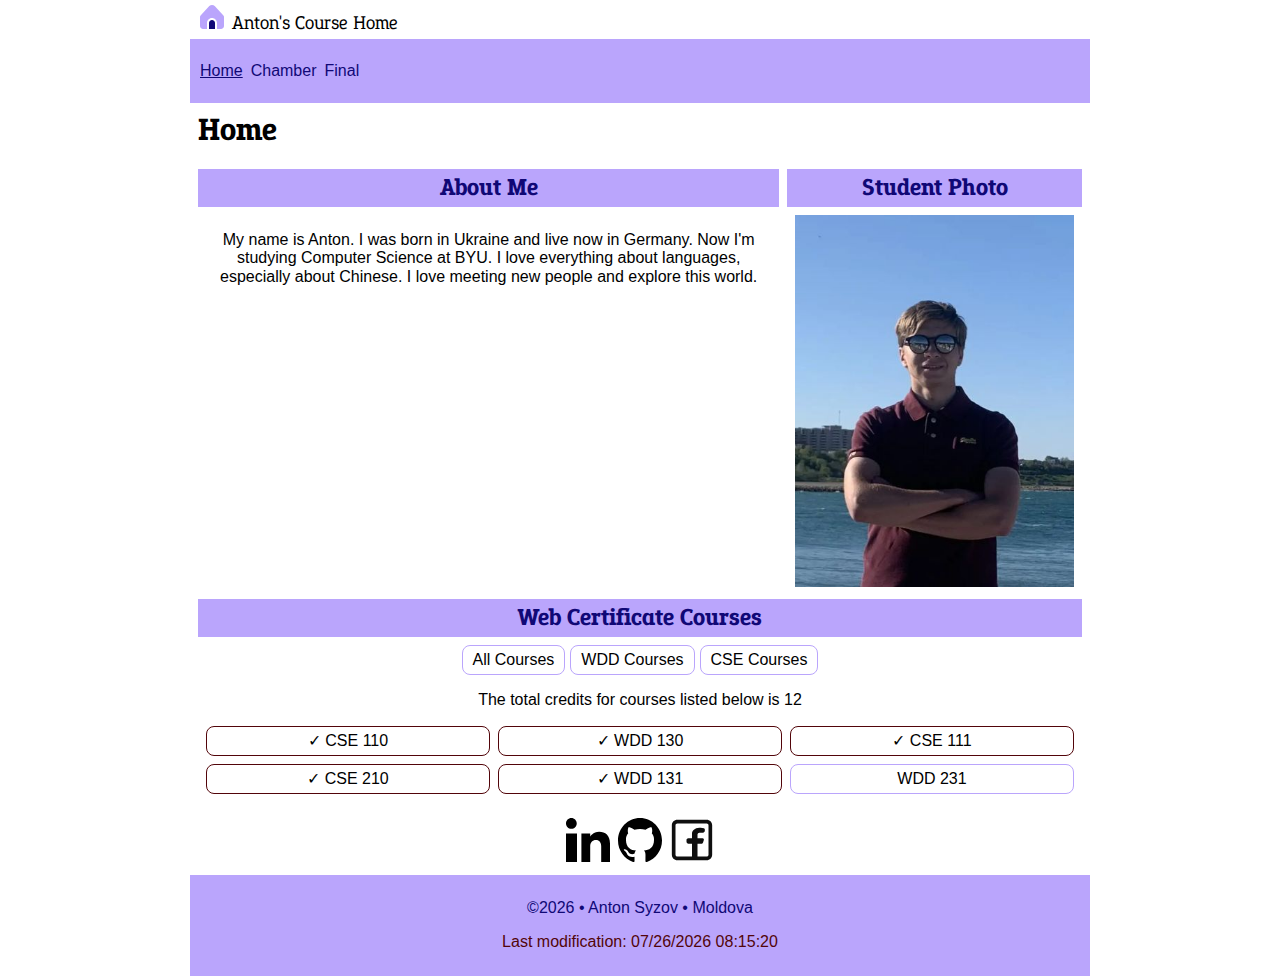
<file: index.html>
<!DOCTYPE html>
<html lang="en">

<head>
    <meta charset="UTF-8">
    <meta name="viewport" content="width=device-width, initial-scale=1.0">
    <meta name="description" content="Anton's Course Home Page">
    <meta name="author" content="Anton Syzov">
    <meta property="og:title" content="Anton's Course Home Page">
    <meta property="og:description" content="Anton's Course Home Page">
    <meta property="og:url" content="https://www.apple.com/">
    <meta property="og:image" content="/images/student-photo.jpg" />
    <title>Anton's Course Home Page</title>
    <link rel="icon" href="images/favicon.ico">
    <link rel="stylesheet" href="styles/normalize.css">
    <link rel="stylesheet" href="styles/small.css">
    <link rel="stylesheet" href="styles/larger.css">
    <script src="scripts/navigation.js" defer></script>
    <script src="scripts/web-certificate-courses.js" defer></script>
    <script src="scripts/dates.js" defer></script>
</head>

<body>
    <header>
        <img src="images/home.svg" alt="Site Logo" width="512" height="512">
        <span class="epunda-slab">Anton's Course Home</span>
        <button id="ham-btn" class="hamburger" aria-label="Menu Button"></button>
    </header>
    <nav id="nav-bar" class="navigation">
        <ul>
            <li class="current"><a href="#">Home</a></li>
            <li><a href="#">Chamber</a></li>
            <li><a href="#">Final</a></li>
        </ul>
    </nav>
    <main>
        <h1 class="epunda-slab">Home</h1>
        <section class="about-me">
            <h2 class="epunda-slab">About Me</h2>
            <div class="section-content">
                <p>My name is Anton. I was born in Ukraine and live now in Germany. Now I'm studying Computer Science at
                    BYU. I love everything about languages, especially about
                    Chinese.
                    I love meeting new people and explore this world.</p>
            </div>
        </section>
        <section class="student-photo">
            <h2 class="epunda-slab">Student Photo</h2>
            <div class="section-content">
                <img class="student-photo-img" src="images/student-photo.jpg" alt="Student photo">
            </div>
        </section>
        <section class="web-certificate-courses">
            <h2 class="epunda-slab">Web Certificate Courses</h2>
            <div class="section-content">
                <div class="courses-filtering-container">
                    <button id="allCoursesBtn" class="courses-filtering-btn">All Courses</button>
                    <button id="wddCoursesBtn" class="courses-filtering-btn">WDD Courses</button>
                    <button id="cseCoursesBtn" class="courses-filtering-btn">CSE Courses</button>
                </div>
                <p id="total-credits"></p>
                <ul class="courses-list"></ul>
            </div>
        </section>
    </main>
    <footer>
        <div class="social-media-part">
            <ul>
                <li><a href="https://www.linkedin.com/in/anton-sizov-451b49160/"><img src="images/linkedin.svg"
                            alt="LinkedIn" width="800" height="800"></a></li>
                <li><a href="https://github.com/aantonssizov"><img src="images/github.svg" alt="GitHub" width="800"
                            height="800"></a></li>
                <li><a href="https://www.facebook.com/anton.syzov"><img src="images/facebook.svg" alt="Facebook"
                            width="800" height="800"></a></li>
            </ul>
        </div>
        <div class="dates-part">
            <p><span id="currentyear"></span> &bull; Anton Syzov &bull; Moldova</p>
            <p><span id="lastModified"></span></p>
        </div>
    </footer>
</body>

</html>
</file>
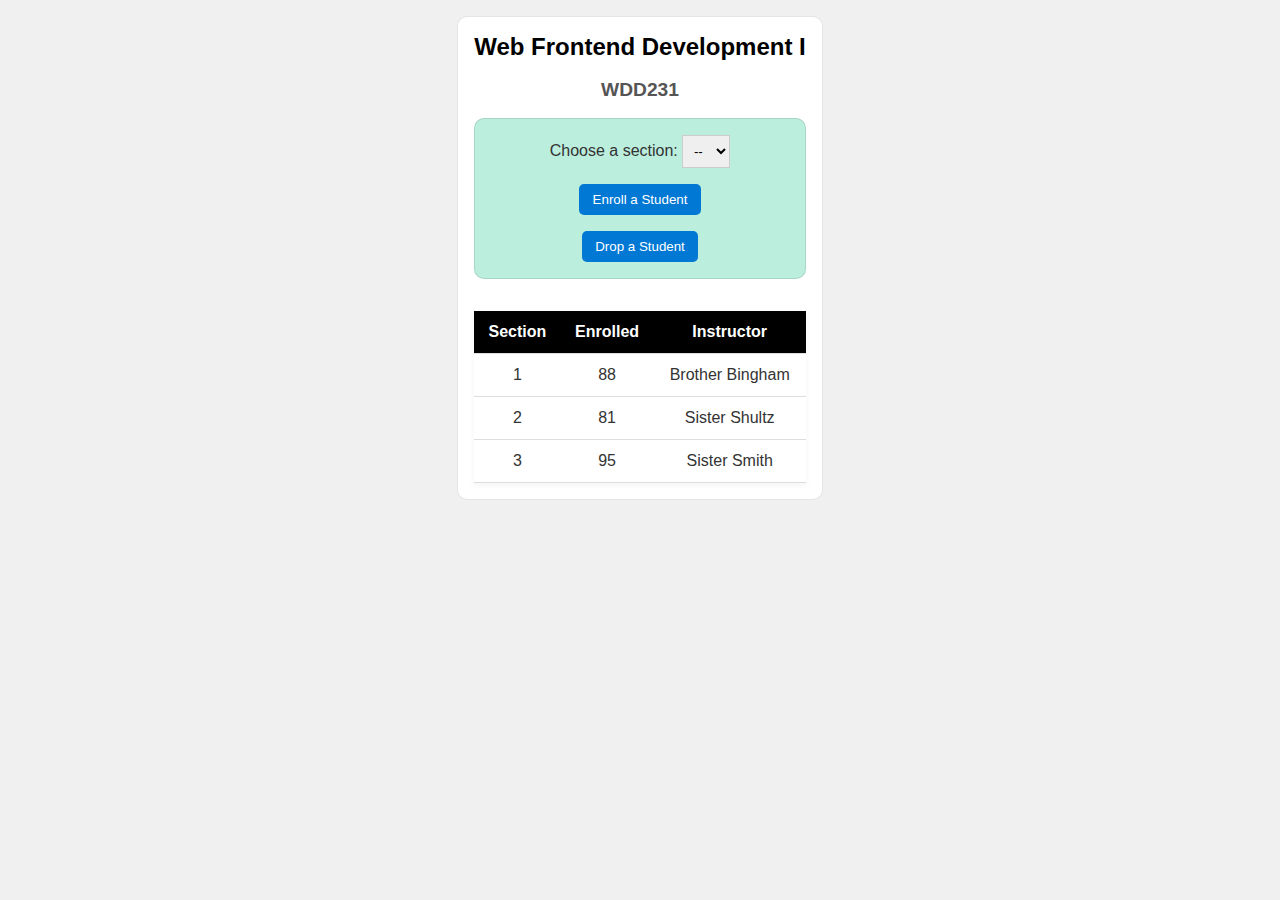
<file: modules.html>
<!DOCTYPE html>
<html lang="en">

<head>
    <meta charset="UTF-8">
    <meta name="viewport" content="width=device-width, initial-scale=1.0">
    <title>Modules Example: Course and Sections</title>
    <link rel="stylesheet" href="styles/modules.css">
    <script type="module" src="scripts/modules.mjs"></script>
</head>

<body>
    <main>
        <h1 id="courseName"></h1>
        <h2 id="courseCode"></h2>

        <div id="enrollment">
            <label for="sectionNumber">Choose a section:</label>
            <select id="sectionNumber">
                <option value="0" disabled selected>--</option>
            </select>
            <button id="enrollStudent">Enroll a Student</button>
            <button id="dropStudent">Drop a Student</button>
        </div>

        <table>
            <thead>
                <tr>
                    <th>Section</th>
                    <th>Enrolled</th>
                    <th>Instructor</th>
                </tr>
            </thead>
            <tbody id="sections"></tbody>
        </table>
    </main>
</body>

</html>
</file>
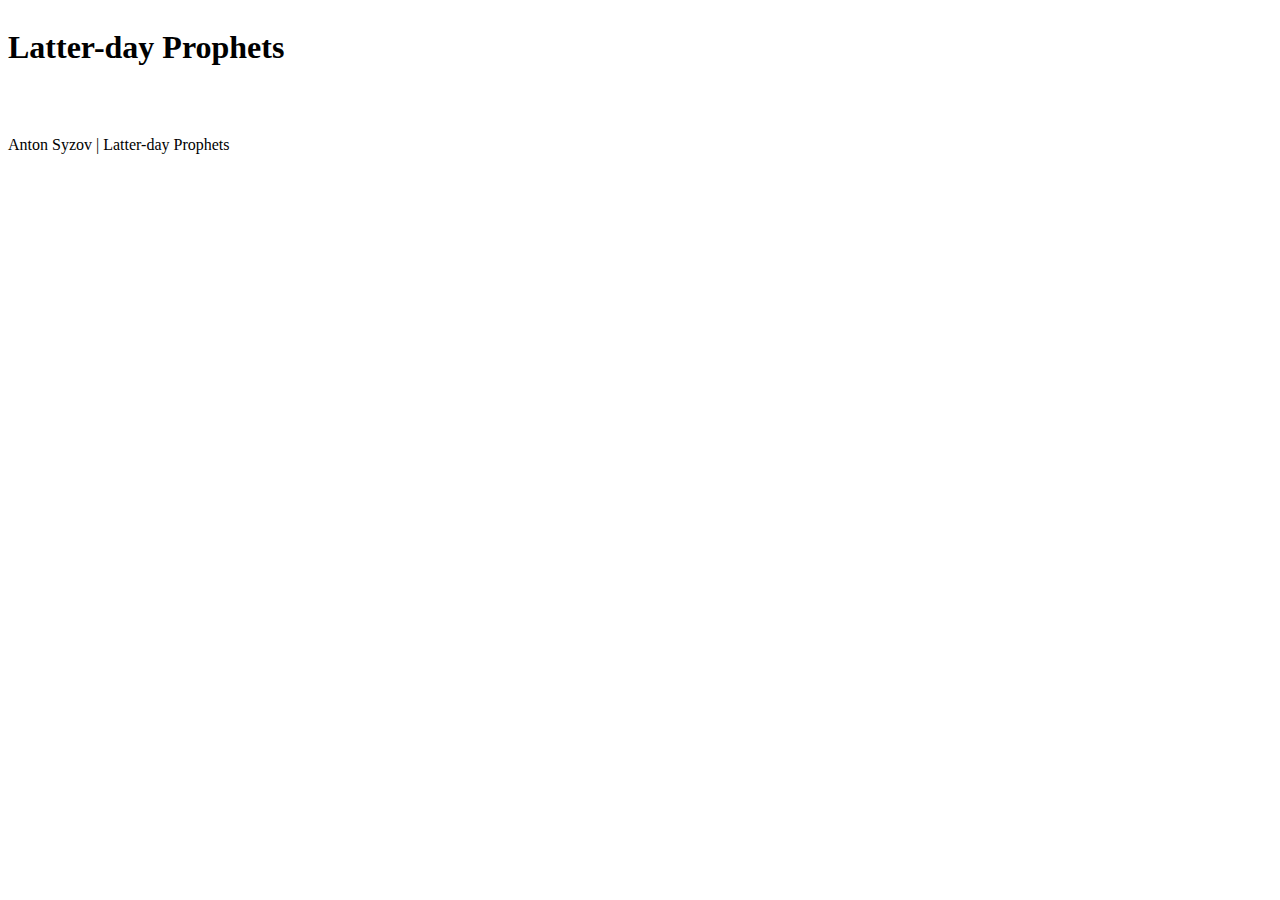
<file: prophets.html>
<!DOCTYPE html>
<html lang="en">

<head>
    <meta charset="UTF-8">
    <meta name="viewport" content="width=device-width, initial-scale=1.0">
    <meta name="description" content="Anton's Course Prophets Page">
    <meta name="author" content="Anton Syzov">
    <title>Anton's Course Prophets Page</title>
    <link rel="icon" href="images/favicon.ico">
    <link rel="stylesheet" href="styles/normalize.css">
    <link rel="stylesheet" href="styles/prophets.css">
    <script src="scripts/prophets.js" defer></script>
</head>

<body>
    <header>
        <h1>Latter-day Prophets</h1>
    </header>
    <main>
        <div id="cards"></div>
    </main>
    <footer>
        Anton Syzov | Latter-day Prophets
    </footer>
</body>

</html>
</file>
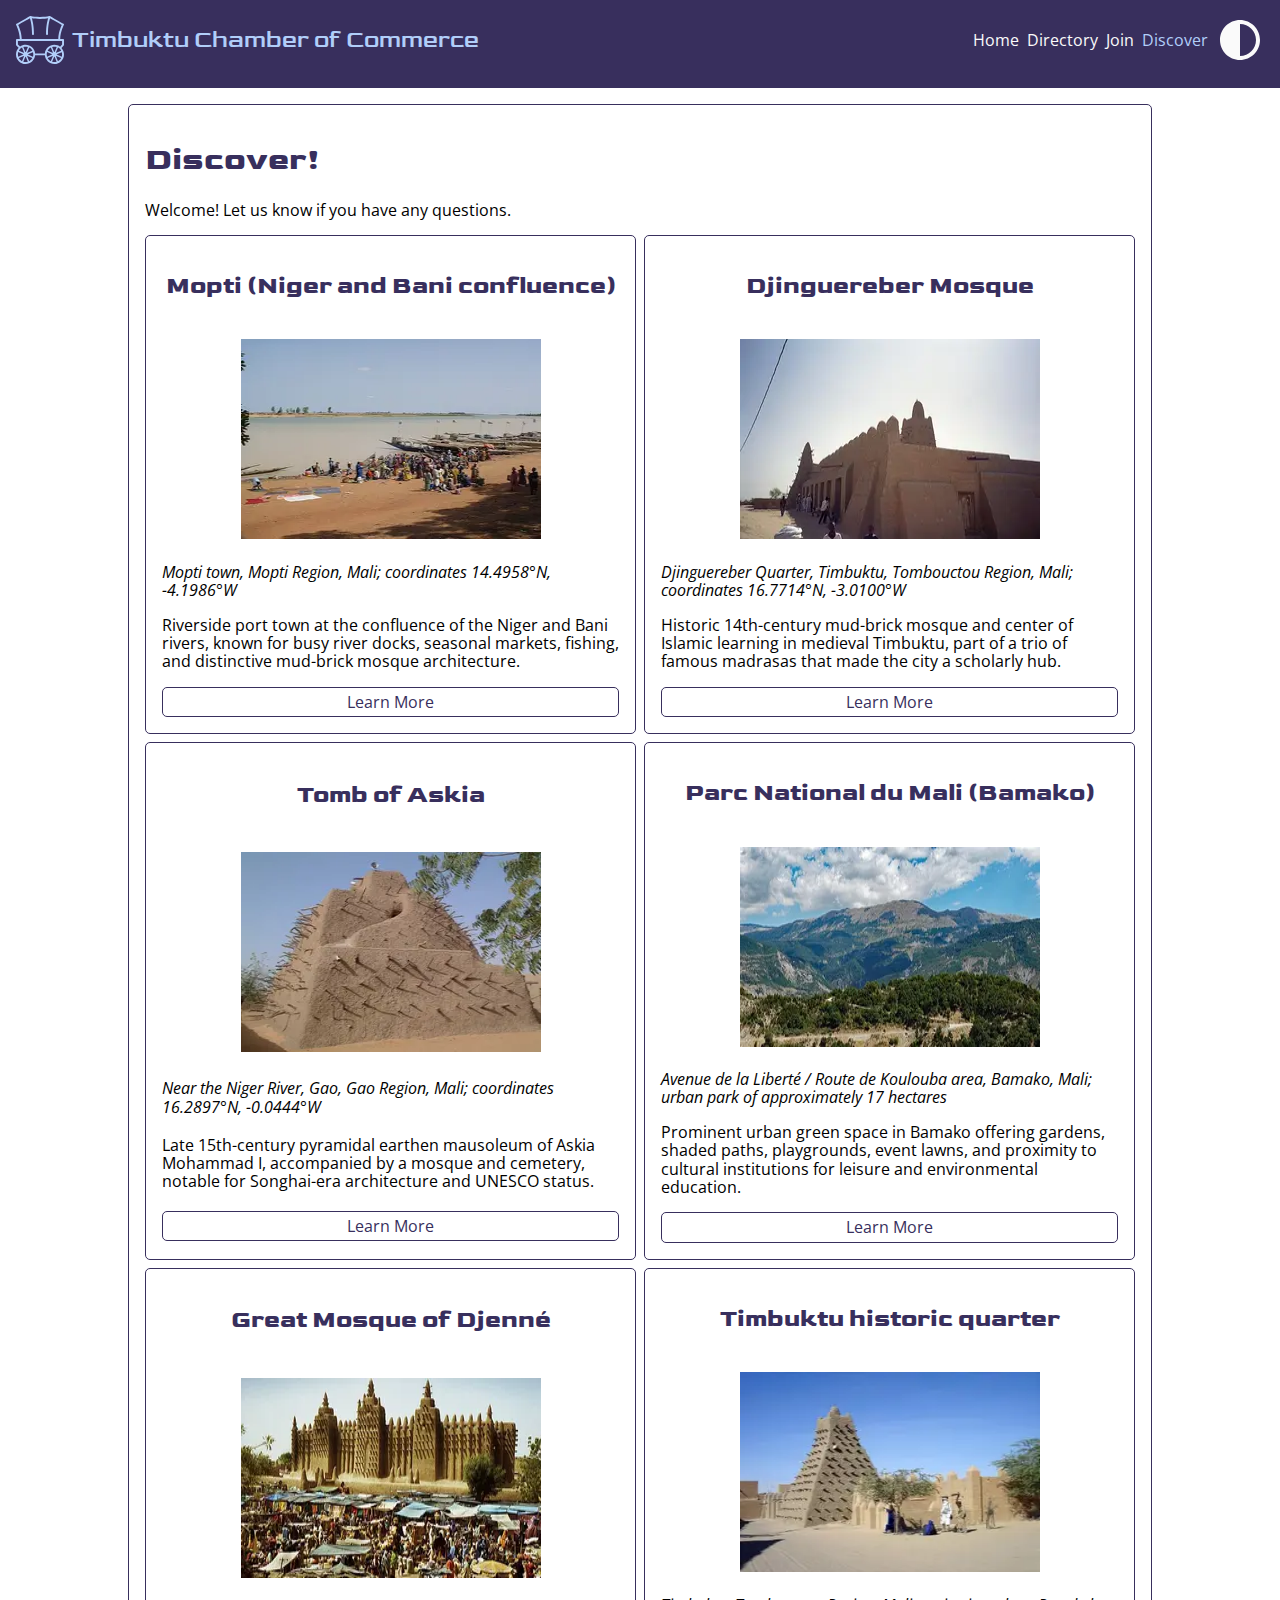
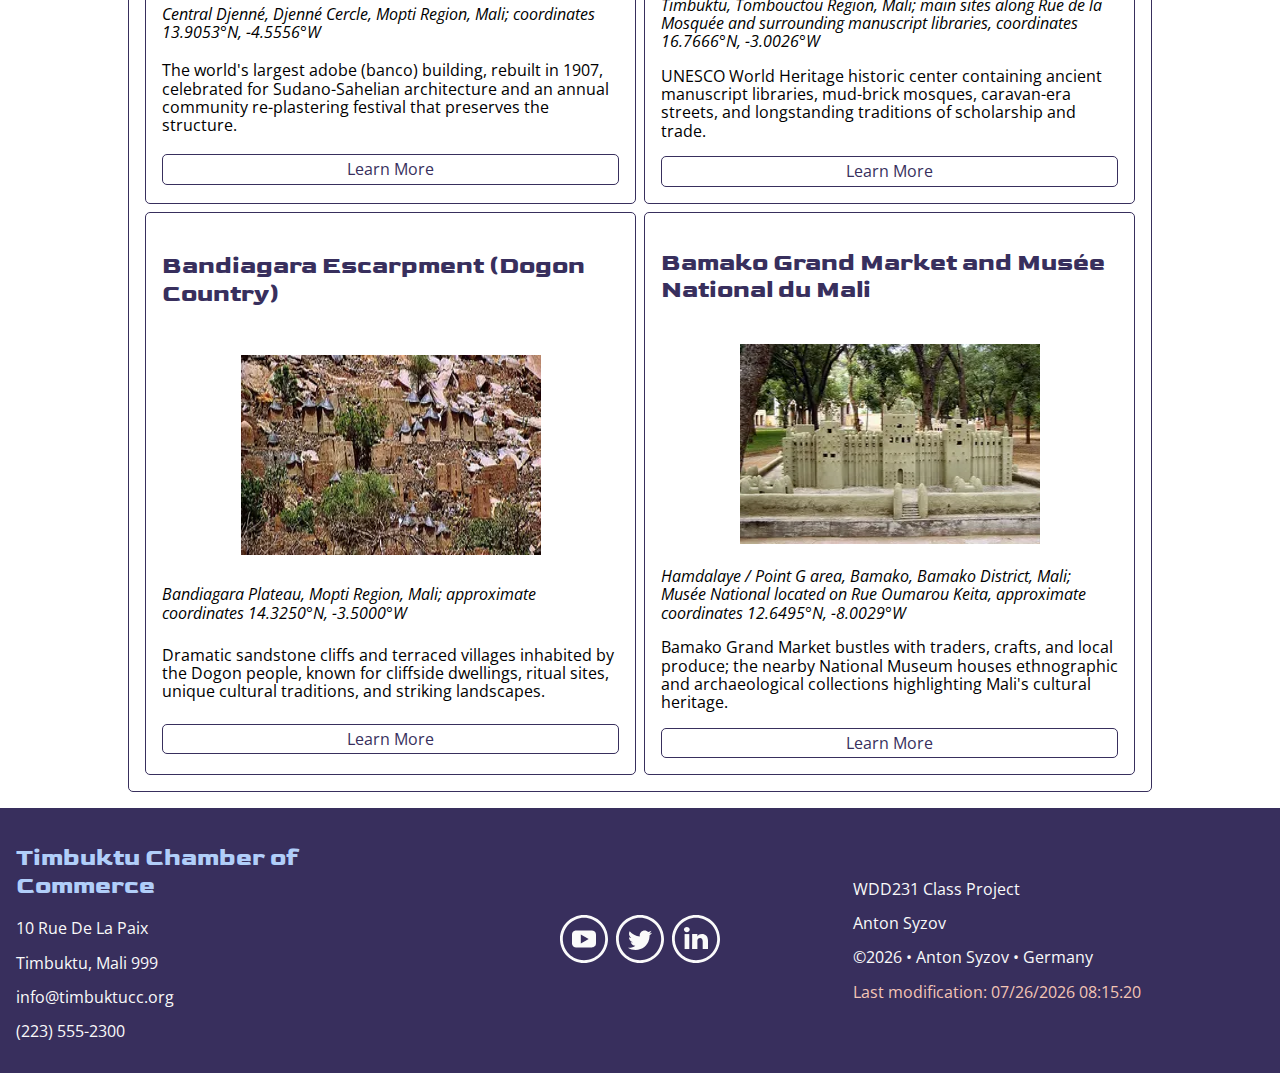
<file: chamber/discover.html>
<!DOCTYPE html>
<html lang="en">

<head>
    <meta charset="UTF-8">
    <meta name="viewport" content="width=device-width, initial-scale=1.0">
    <title>Chamber Discover</title>
    <meta name="description" content="Chamber Discover">
    <meta name="author" content="Anton Syzov">
    <meta property="og:title" content="Chamber Discover">
    <meta property="og:description" content="Chamber Discover">
    <meta property="og:url" content="https://aantonssizov.github.io/wdd231/chamber/discover.html">
    <meta property="og:image" content="https://aantonssizov.github.io/wdd231/chamber/images/wagon.svg">
    <link rel="preconnect" href="https://fonts.googleapis.com">
    <link rel="preconnect" href="https://fonts.gstatic.com" crossorigin>
    <link
        href="https://fonts.googleapis.com/css2?family=Goldman:wght@400;700&family=Open+Sans:ital,wght@0,300..800;1,300..800&display=swap"
        rel="stylesheet">
    <link rel="shortcut icon" href="images/favicon.ico" type="image/x-icon">
    <link rel="stylesheet" href="styles/normalize.css">
    <link rel="stylesheet" href="styles/discover.css">
    <link rel="stylesheet" href="styles/discover-large.css">
    <script src="scripts/navigation.js" defer></script>
    <script src="scripts/dates.js" defer></script>
    <script type="module" src="scripts/discover.mjs"></script>
</head>

<body>
    <header>
        <img class="logo" src="images/wagon.svg" alt="Logo" width="800" height="800">
        <span class="title">Timbuktu Chamber of Commerce</span>
        <nav id="nav-bar">
            <ul>
                <li><a href="index.html">Home</a></li>
                <li><a href="directory.html">Directory</a></li>
                <li><a href="join.html">Join</a></li>
                <li><a href="discover.html" class="current">Discover</a></li>
            </ul>
        </nav>
        <button id="switchTheme" class="theme-switcher-btn"><img src="images/dark-theme.svg" alt="Dark Theme"
                width="800" height="800"></button>
        <button id="ham-btn" class="hamburger" aria-label="Menu Button"></button>
    </header>
    <main>
        <h1>Discover!</h1>
        <p id="daysSince">Days Since You Last Visited:</p>
        <div class="places-container"></div>
    </main>
    <footer>
        <div class="contact-info-block">
            <h2>Timbuktu Chamber of Commerce</h2>
            <p>10 Rue De La Paix</p>
            <p>Timbuktu, Mali 999</p>
            <p><a href="mailto:info@timbuktucc.org">info@timbuktucc.org</a></p>
            <p><a href="tel:+12235552300">(223) 555-2300</a></p>
        </div>
        <div class="social-media-block">
            <ul>
                <li><a href="#"><img src="images/youtube.svg" alt="YouTube" loading="lazy" width="48" height="48"></a>
                </li>
                <li><a href="#"><img src="images/twitter.svg" alt="Twitter" loading="lazy" width="48" height="48"></a>
                </li>
                <li><a href="#"><img src="images/linkedin.svg" alt="LinkedIn" loading="lazy" width="48" height="48"></a>
                </li>
            </ul>
        </div>
        <div class="dates-block">
            <p>WDD231 Class Project</p>
            <p>Anton Syzov</p>
            <p><span id="currentyear"></span> &bull; Anton Syzov &bull; Germany</p>
            <p><span id="lastModified">Last Modified: </span></p>
        </div>
    </footer>
</body>

</html>
</file>
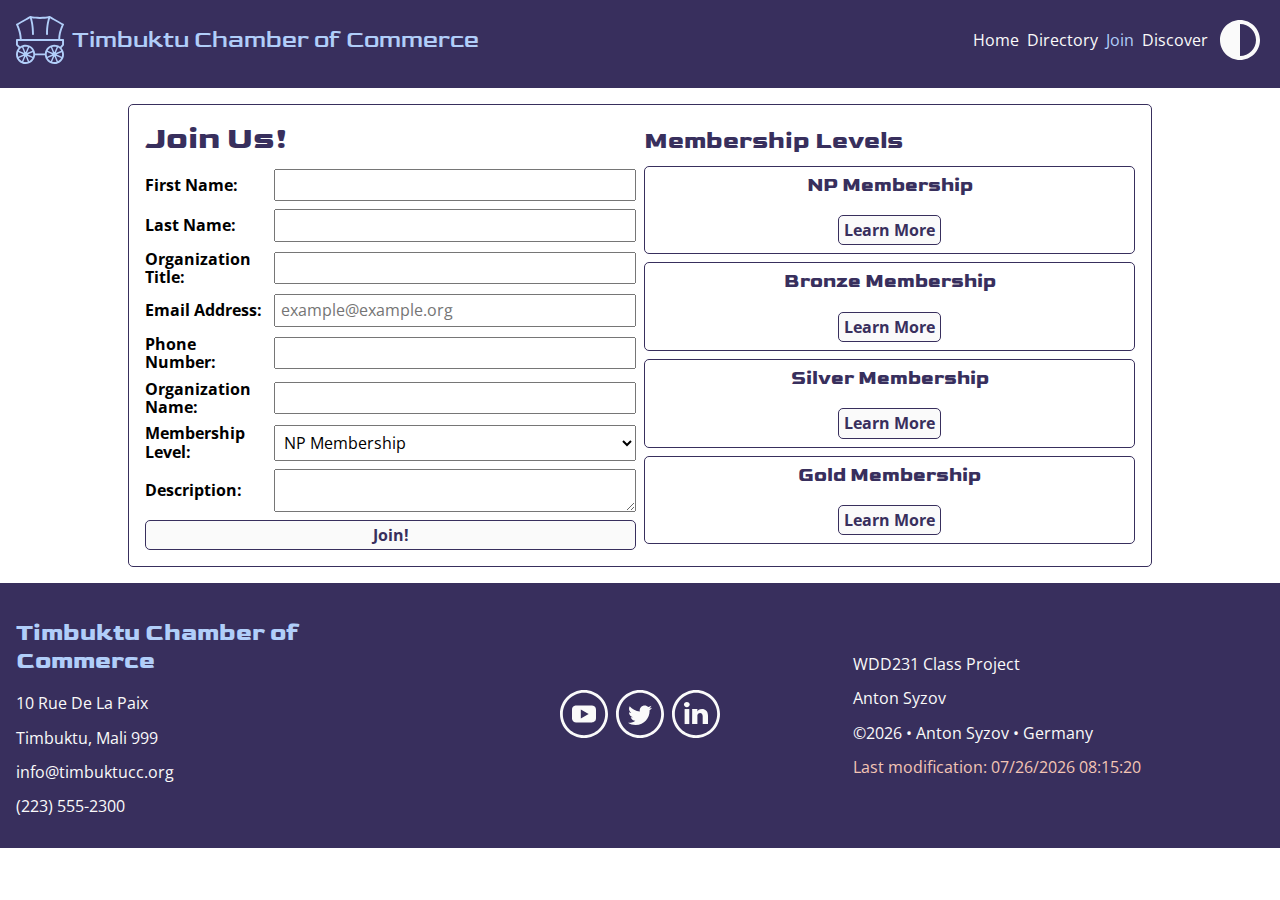
<file: chamber/join.html>
<!DOCTYPE html>
<html lang="en">

<head>
    <meta charset="UTF-8">
    <meta name="viewport" content="width=device-width, initial-scale=1.0">
    <title>Chamber Join</title>
    <meta name="description" content="Chamber Join">
    <meta name="author" content="Anton Syzov">
    <meta property="og:title" content="Chamber Join">
    <meta property="og:description" content="Chamber Join">
    <meta property="og:url" content="https://aantonssizov.github.io/wdd231/join.html">
    <meta property="og:image" content="https://aantonssizov.github.io/wdd231/chamber/images/wagon.svg">
    <link rel="preconnect" href="https://fonts.googleapis.com">
    <link rel="preconnect" href="https://fonts.gstatic.com" crossorigin>
    <link
        href="https://fonts.googleapis.com/css2?family=Goldman:wght@400;700&family=Open+Sans:ital,wght@0,300..800;1,300..800&display=swap"
        rel="stylesheet">
    <link rel="shortcut icon" href="images/favicon.ico" type="image/x-icon">
    <link rel="stylesheet" href="styles/normalize.css">
    <link rel="stylesheet" href="styles/join.css">
    <link rel="stylesheet" href="styles/join-large.css">
    <script src="scripts/navigation.js" defer></script>
    <script src="scripts/dates.js" defer></script>
    <script src="scripts/join.js" defer></script>
</head>

<body>
    <header>
        <img class="logo" src="images/wagon.svg" alt="Logo" width="800" height="800">
        <span class="title">Timbuktu Chamber of Commerce</span>
        <nav id="nav-bar">
            <ul>
                <li><a href="index.html">Home</a></li>
                <li><a href="directory.html">Directory</a></li>
                <li><a href="join.html" class="current">Join</a></li>
                <li><a href="discover.html">Discover</a></li>
            </ul>
        </nav>
        <button id="switchTheme" class="theme-switcher-btn"><img src="images/dark-theme.svg" alt="Dark Theme"
                width="800" height="800"></button>
        <button id="ham-btn" class="hamburger" aria-label="Menu Button"></button>
    </header>
    <main>
        <h1>Join Us!</h1>
        <form action="thankyou.html" method="get" id="join-form">
            <label for="first-name-inpt">First Name:</label>
            <input type="text" name="firstName" id="first-name-inpt" required title="First Name"
                autocomplete="given-name">
            <label for="last-name-inpt">Last Name:</label>
            <input type="text" name="lastName" id="last-name-inpt" required title="Last Name"
                autocomplete="family-name">
            <label for="organization-title-inpt">Organization Title:</label>
            <input type="text" name="organizationTitle" id="organization-title-inpt" title="Organization Title"
                autocomplete="organization-title" pattern="[A-Za-z- ]{7,}">
            <label for="email-inpt">Email Address:</label>
            <input type="email" name="email" id="email-inpt" placeholder="example@example.org" required
                title="Email Address" autocomplete="email">
            <label for="phone-inpt">Phone Number:</label>
            <input type="tel" name="phone" id="phone-inpt" required title="Phone Number" autocomplete="tel">
            <label for="organization-name-inpt">Organization Name:</label>
            <input type="text" name="organizationName" id="organization-name-inpt" required title="Organization Name"
                autocomplete="organization">
            <label for="membership-level-inpt">Membership Level:</label>
            <select name="membershipLevel" id="membership-level-inpt">
                <option value="np" title="NP Membership is for non profit organizations and there is no fee.">NP
                    Membership</option>
                <option value="bronze">Bronze Membership</option>
                <option value="silver">Silver Membership</option>
                <option value="gold">Gold Membership</option>
            </select>
            <label for="description-ta">Description:</label>
            <textarea name="description" id="description-ta" title="Description"></textarea>
            <input type="hidden" name="timestamp" id="timestamp-inpt">
            <button type="submit">Join!</button>
        </form>
        <h2>Membership Levels</h2>
        <div class="membership-levels-container">
            <div class="membership-level-container">
                <h3>NP Membership</h3>
                <button id="np-learn-more-btn">Learn More</button>
            </div>
            <dialog id="np-dialog">
                <h2>NP Membership</h2>
                <p>The NP (Non-Paid) membership is free and provides access to community updates, newsletters, and
                    networking
                    opportunities. Members at this level can attend standard events at full price and enjoy limited
                    previews of training
                    resources. It's a great way to stay connected without financial commitment.</p>
                <button>Close</button>
            </dialog>
            <div class="membership-level-container">
                <h3>Bronze Membership</h3>
                <button id="bronze-learn-more-btn">Learn More</button>
            </div>
            <dialog id="bronze-dialog">
                <h2>Bronze Membership</h2>
                <p>The Bronze membership is the entry-level paid tier, offering all NP benefits plus added value. Bronze
                    members receive
                    discounts on select events and workshops, access to members-only training sessions, and recognition
                    in the community
                    directory. They also enjoy priority registration for popular events, giving them a head start on
                    opportunities.</p>
                <button>Close</button>
            </dialog>
            <div class="membership-level-container">
                <h3>Silver Membership</h3>
                <button id="silver-learn-more-btn">Learn More</button>
            </div>
            <dialog id="silver-dialog">
                <h2>Silver Membership</h2>
                <p>The Silver membership builds on Bronze with even greater perks. Members receive larger event
                    discounts, spotlight
                    advertising opportunities such as rotating features on the homepage, and invitations to exclusive
                    networking events.
                    They also gain access to extended training modules, early-bird access to new programs, and more
                    visibility within the
                    community.</p>
                <button>Close</button>
            </dialog>
            <div class="membership-level-container">
                <h3>Gold Membership</h3>
                <button id="gold-learn-more-btn">Learn More</button>
            </div>
            <dialog id="gold-dialog">
                <h2>Gold Membership</h2>
                <p>At the top, the Gold membership delivers the most comprehensive benefits. Gold members enjoy maximum
                    event discounts,
                    premium advertising placements across newsletters and the homepage, and complimentary or VIP access
                    to select flagship
                    events. They also receive personalized consultation or training credits, recognition as top-tier
                    supporters in major
                    communications, and first access to pilot programs and leadership opportunities.</p>
                <button>Close</button>
            </dialog>
        </div>
    </main>
    <footer>
        <div class="contact-info-block">
            <h2>Timbuktu Chamber of Commerce</h2>
            <p>10 Rue De La Paix</p>
            <p>Timbuktu, Mali 999</p>
            <p><a href="mailto:info@timbuktucc.org">info@timbuktucc.org</a></p>
            <p><a href="tel:+12235552300">(223) 555-2300</a></p>
        </div>
        <div class="social-media-block">
            <ul>
                <li><a href="#"><img src="images/youtube.svg" alt="YouTube" loading="lazy" width="48" height="48"></a>
                </li>
                <li><a href="#"><img src="images/twitter.svg" alt="Twitter" loading="lazy" width="48" height="48"></a>
                </li>
                <li><a href="#"><img src="images/linkedin.svg" alt="LinkedIn" loading="lazy" width="48" height="48"></a>
                </li>
            </ul>
        </div>
        <div class="dates-block">
            <p>WDD231 Class Project</p>
            <p>Anton Syzov</p>
            <p><span id="currentyear"></span> &bull; Anton Syzov &bull; Germany</p>
            <p><span id="lastModified">Last Modified: </span></p>
        </div>
    </footer>
</body>

</html>
</file>
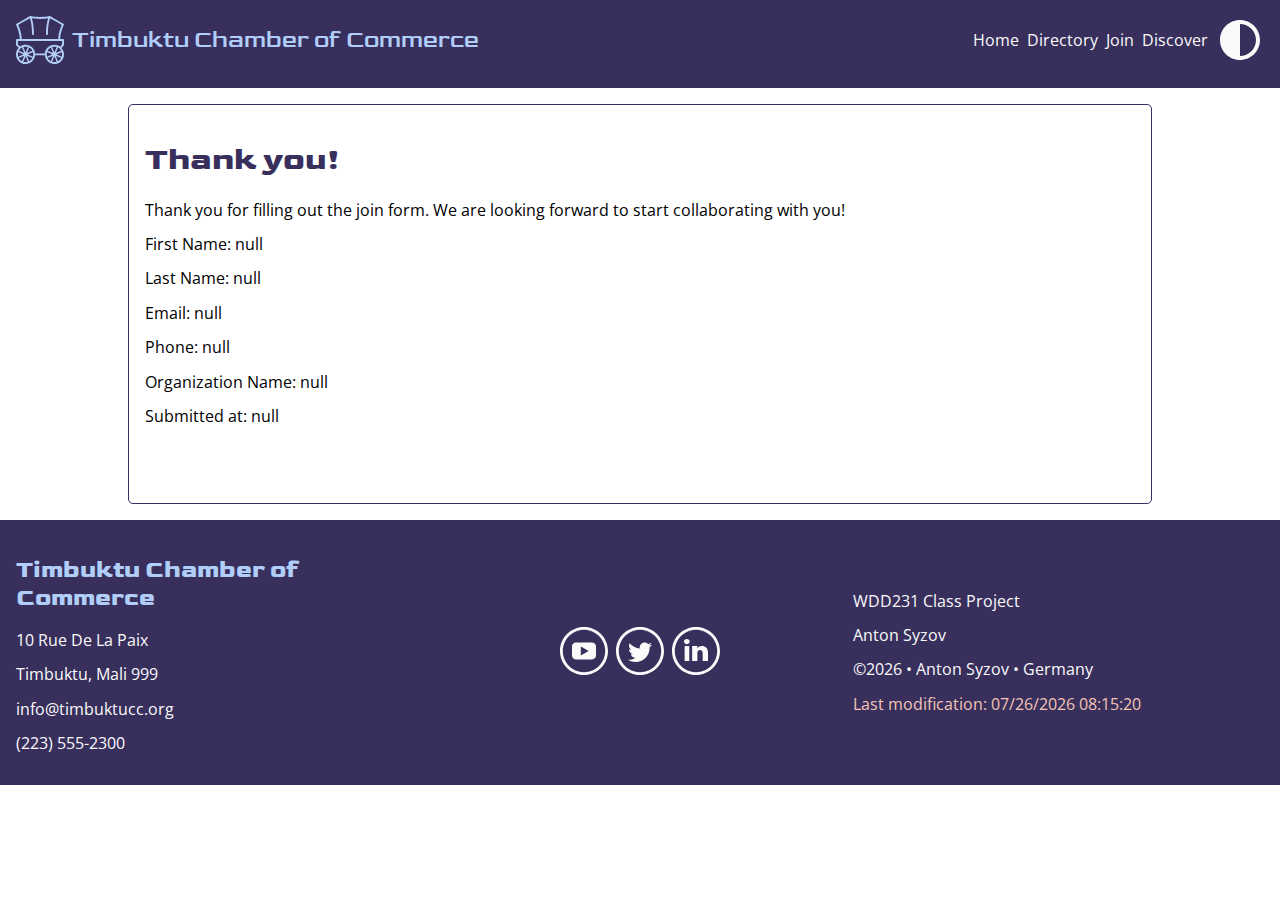
<file: chamber/thankyou.html>
<!DOCTYPE html>
<html lang="en">

<head>
    <meta charset="UTF-8">
    <meta name="viewport" content="width=device-width, initial-scale=1.0">
    <title>Chamber Thank You</title>
    <meta name="description" content="Chamber Thank You">
    <meta name="author" content="Anton Syzov">
    <meta property="og:title" content="Chamber Thank You">
    <meta property="og:description" content="Chamber Thank You">
    <meta property="og:url" content="https://aantonssizov.github.io/wdd231/thankyou.html">
    <meta property="og:image" content="https://aantonssizov.github.io/wdd231/chamber/images/wagon.svg">
    <link rel="preconnect" href="https://fonts.googleapis.com">
    <link rel="preconnect" href="https://fonts.gstatic.com" crossorigin>
    <link
        href="https://fonts.googleapis.com/css2?family=Goldman:wght@400;700&family=Open+Sans:ital,wght@0,300..800;1,300..800&display=swap"
        rel="stylesheet">
    <link rel="shortcut icon" href="images/favicon.ico" type="image/x-icon">
    <link rel="stylesheet" href="styles/normalize.css">
    <link rel="stylesheet" href="styles/thankyou.css">
    <link rel="stylesheet" href="styles/thankyou-large.css">
    <script src="scripts/navigation.js" defer></script>
    <script src="scripts/dates.js" defer></script>
    <script src="scripts/thankyou.js" defer></script>
</head>

<body>
    <header>
        <img class="logo" src="images/wagon.svg" alt="Logo" width="800" height="800">
        <span class="title">Timbuktu Chamber of Commerce</span>
        <nav id="nav-bar">
            <ul>
                <li><a href="index.html">Home</a></li>
                <li><a href="directory.html">Directory</a></li>
                <li><a href="join.html">Join</a></li>
                <li><a href="#">Discover</a></li>
            </ul>
        </nav>
        <button id="switchTheme" class="theme-switcher-btn"><img src="images/dark-theme.svg" alt="Dark Theme"
                width="800" height="800"></button>
        <button id="ham-btn" class="hamburger" aria-label="Menu Button"></button>
    </header>
    <main>
        <h1>Thank you!</h1>
        <p>Thank you for filling out the join form. We are looking forward to start collaborating with you!</p>
    </main>
    <footer>
        <div class="contact-info-block">
            <h2>Timbuktu Chamber of Commerce</h2>
            <p>10 Rue De La Paix</p>
            <p>Timbuktu, Mali 999</p>
            <p><a href="mailto:info@timbuktucc.org">info@timbuktucc.org</a></p>
            <p><a href="tel:+12235552300">(223) 555-2300</a></p>
        </div>
        <div class="social-media-block">
            <ul>
                <li><a href="#"><img src="images/youtube.svg" alt="YouTube" loading="lazy" width="48" height="48"></a>
                </li>
                <li><a href="#"><img src="images/twitter.svg" alt="Twitter" loading="lazy" width="48" height="48"></a>
                </li>
                <li><a href="#"><img src="images/linkedin.svg" alt="LinkedIn" loading="lazy" width="48" height="48"></a>
                </li>
            </ul>
        </div>
        <div class="dates-block">
            <p>WDD231 Class Project</p>
            <p>Anton Syzov</p>
            <p><span id="currentyear"></span> &bull; Anton Syzov &bull; Germany</p>
            <p><span id="lastModified">Last Modified: </span></p>
        </div>
    </footer>
</body>

</html>
</file>
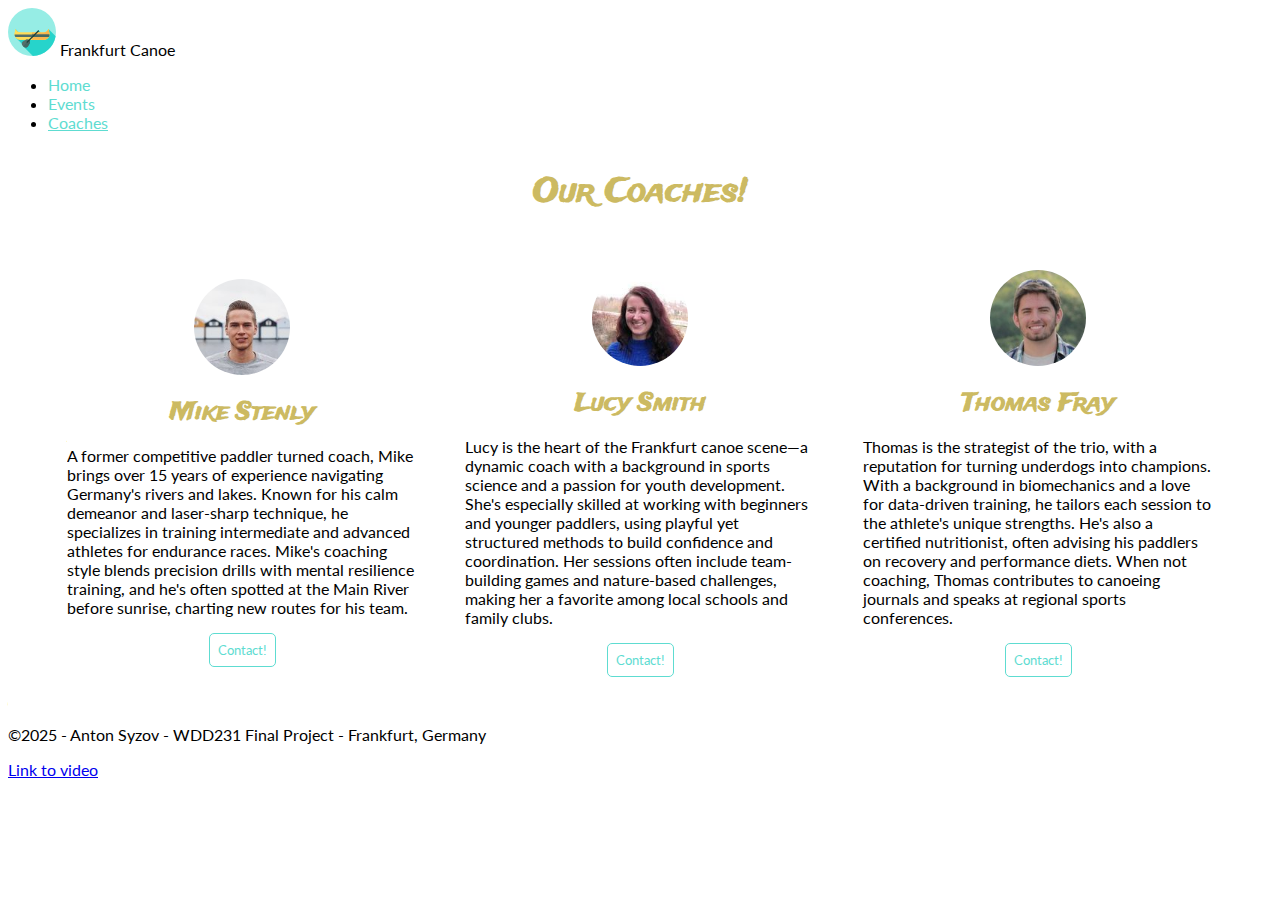
<file: final/coaches.html>
<!DOCTYPE html>
<html lang="en">

<head>
    <meta charset="UTF-8">
    <meta name="viewport" content="width=device-width, initial-scale=1.0">
    <title>Frankfurt Canoe - Coaches</title>
    <link rel="shortcut icon" href="images/favicon.ico" type="image/x-icon">
    <meta name="description"
        content="Coaches page lists coaches of the club with option to start training with any of them.">
    <meta name="author" content="Anton Syzov">
    <meta property="og:title" content="Frankfurt Canoe - Coaches" />
    <meta property="og:type" content="website" />
    <meta property="og:url" content="https://aantonssizov.github.io/wdd231/final/coaches.html" />
    <meta property="og:image" content="https://aantonssizov.github.io/wdd231/images/hero.webp" />
    <link rel="preconnect" href="https://fonts.googleapis.com">
    <link rel="preconnect" href="https://fonts.gstatic.com" crossorigin>
    <link
        href="https://fonts.googleapis.com/css2?family=Lato:ital,wght@0,100;0,300;0,400;0,700;0,900;1,100;1,300;1,400;1,700;1,900&family=Trade+Winds&display=swap"
        rel="stylesheet">
    <link rel="stylesheet" href="styles/coaches.css">
    <link rel="stylesheet" href="styles/coaches-large.css">
    <script type="module" src="scripts/navigation.mjs"></script>
    <script type="module" src="scripts/coaches.mjs"></script>
</head>

<body>
    <header>
        <div class="main-container">
            <img src="images/logo.svg" alt="Logo" width="48" height="48">
            <span class="title">Frankfurt Canoe</span>
            <nav>
                <ul>
                    <li><a href="index.html">Home</a></li>
                    <li><a href="events.html">Events</a></li>
                    <li><a href="coaches.html" class="current">Coaches</a></li>
                </ul>
            </nav>
            <button id="ham-btn" class="hamburger" aria-label="Menu Button"></button>
        </div>
    </header>
    <main>
        <div class="main-container">
            <h1>Our Coaches!</h1>
            <div class="coaches-container">
                <section>
                    <img src="images/coach-mike.jpg" alt="Coach Mike Stenly">
                    <h2>Mike Stenly</h2>
                    <p>A former competitive paddler turned coach, Mike brings over 15 years of experience navigating
                        Germany's rivers and
                        lakes. Known for his calm demeanor and laser-sharp technique, he specializes in training
                        intermediate and advanced
                        athletes for endurance races. Mike's coaching style blends precision drills with mental
                        resilience training, and he's
                        often spotted at the Main River before sunrise, charting new routes for his team.</p>
                    <button id="contact-mike">Contact!</button>
                </section>
                <section>
                    <img src="images/coach-lucy.jpg" alt="Coach Lucy">
                    <h2>Lucy Smith</h2>
                    <p>Lucy is the heart of the Frankfurt canoe scene—a dynamic coach with a background in sports
                        science and a passion for
                        youth development. She's especially skilled at working with beginners and younger paddlers,
                        using playful yet structured
                        methods to build confidence and coordination. Her sessions often include team-building games and
                        nature-based
                        challenges, making her a favorite among local schools and family clubs.</p>
                    <button id="contact-lucy">Contact!</button>
                </section>
                <section>
                    <img src="images/coach-thomas.jpg" alt="Coach Thomas">
                    <h2>Thomas Fray</h2>
                    <p>Thomas is the strategist of the trio, with a reputation for turning underdogs into champions.
                        With a background in
                        biomechanics and a love for data-driven training, he tailors each session to the athlete's
                        unique strengths. He's also a
                        certified nutritionist, often advising his paddlers on recovery and performance diets. When not
                        coaching, Thomas
                        contributes to canoeing journals and speaks at regional sports conferences.</p>
                    <button id="contact-thomas">Contact!</button>
                </section>
                <dialog id="contact-coach-dialog">
                    <h2>Contact the coach!</h2>
                    <form action="thankyou.html">
                        <label for="coach-name">Coach Name:</label>
                        <select name="coachname" id="coach-name" required>
                            <option value="Lucy Smith">Lucy Smith</option>
                            <option value="Mike Stenly">Mike Stenly</option>
                            <option value="Thomas Fray">Thomas Fray</option>
                        </select>
                        <label for="first-name">Your First Name: </label>
                        <input type="text" name="firstname" id="first-name" required autocomplete="given-name">
                        <label for="phone">Your phone: </label>
                        <input type="tel" name="phone" id="phone" required autocomplete="tel">
                        <label for="message">Your message (optional): </label>
                        <textarea name="message" id="message"></textarea>
                        <button type="submit">Submit</button>
                    </form>
                    <button id="close-dialog">Cancel</button>
                </dialog>
            </div>
        </div>
    </main>
    <footer>
        <div class="main-container">
            <p>&copy;2025 - Anton Syzov - WDD231 Final Project - Frankfurt, Germany</p>
            <a
                href="https://www.loom.com/share/bb6aadaf11af44478a486f6d8d9e6c93?sid=33d9a0d9-d224-4412-aa77-7cc070a0e0e5">Link
                to video</a>
        </div>
    </footer>
</body>

</html>
</file>
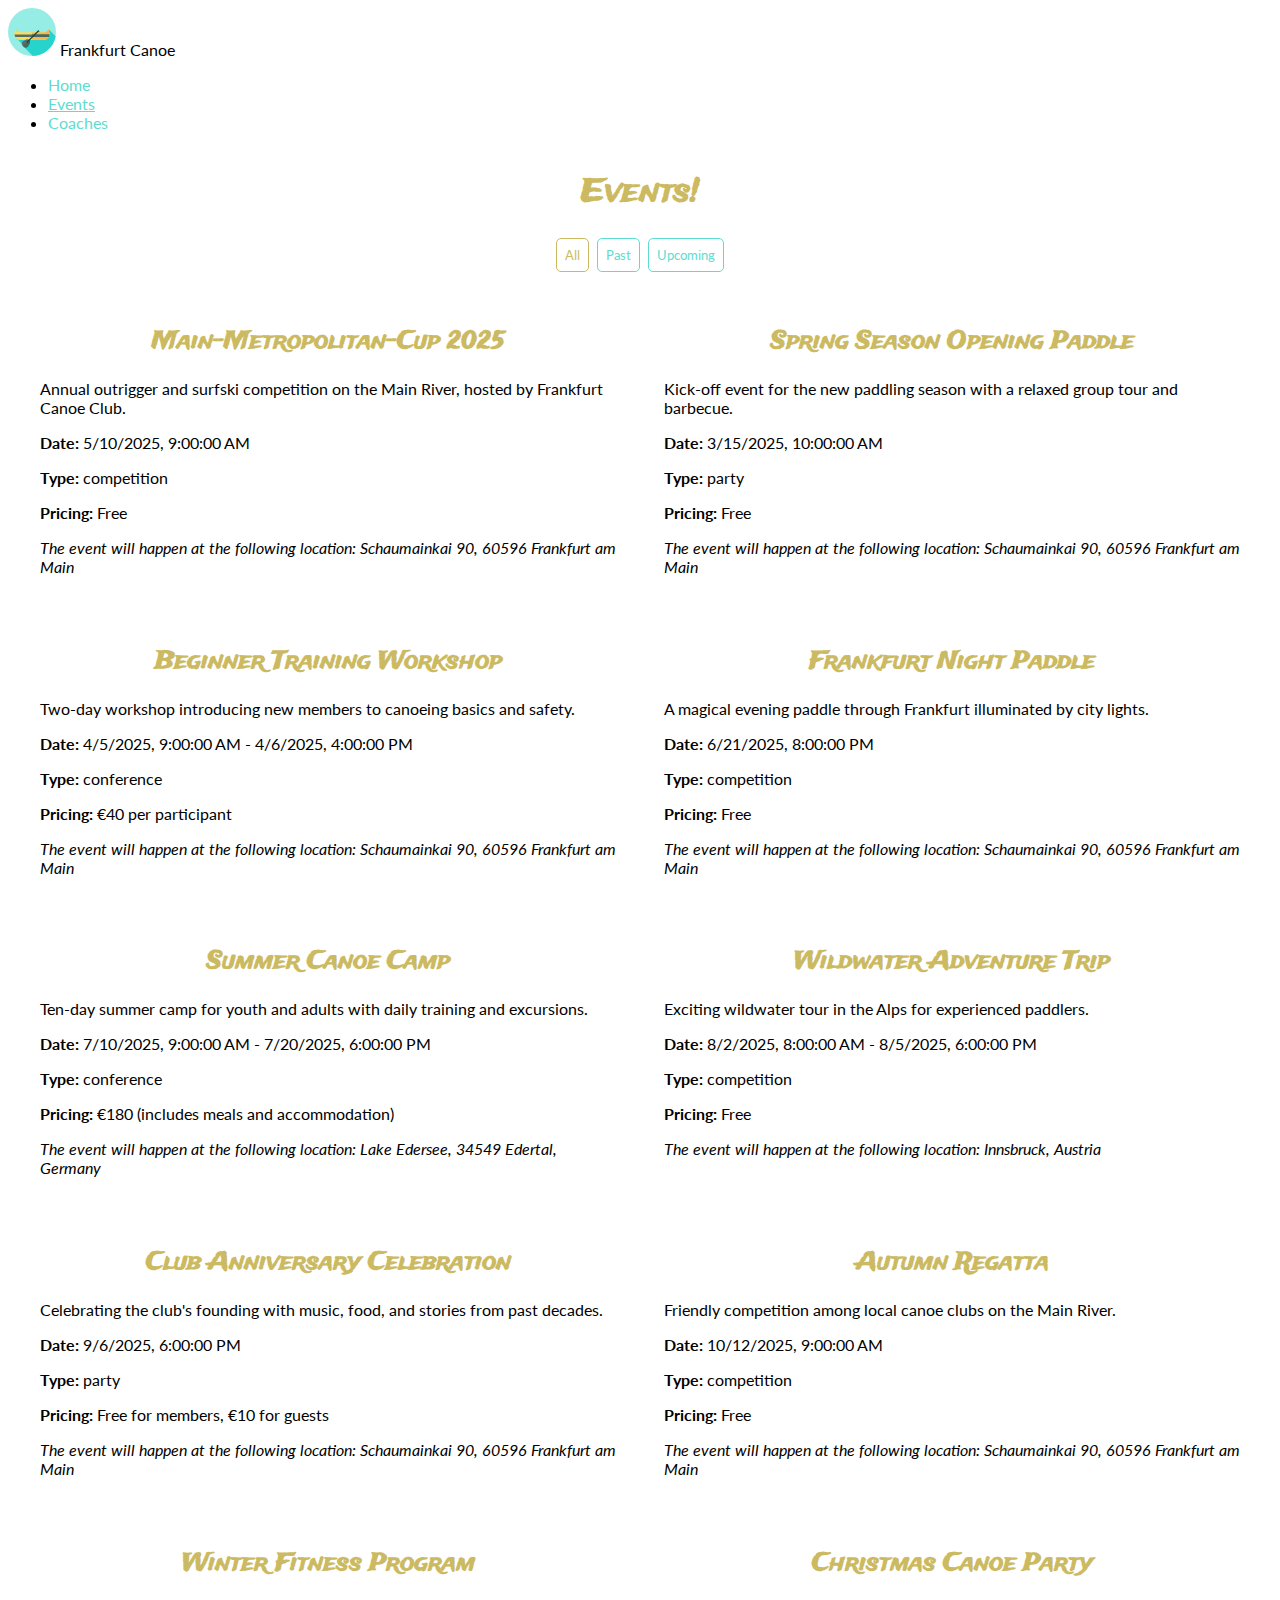
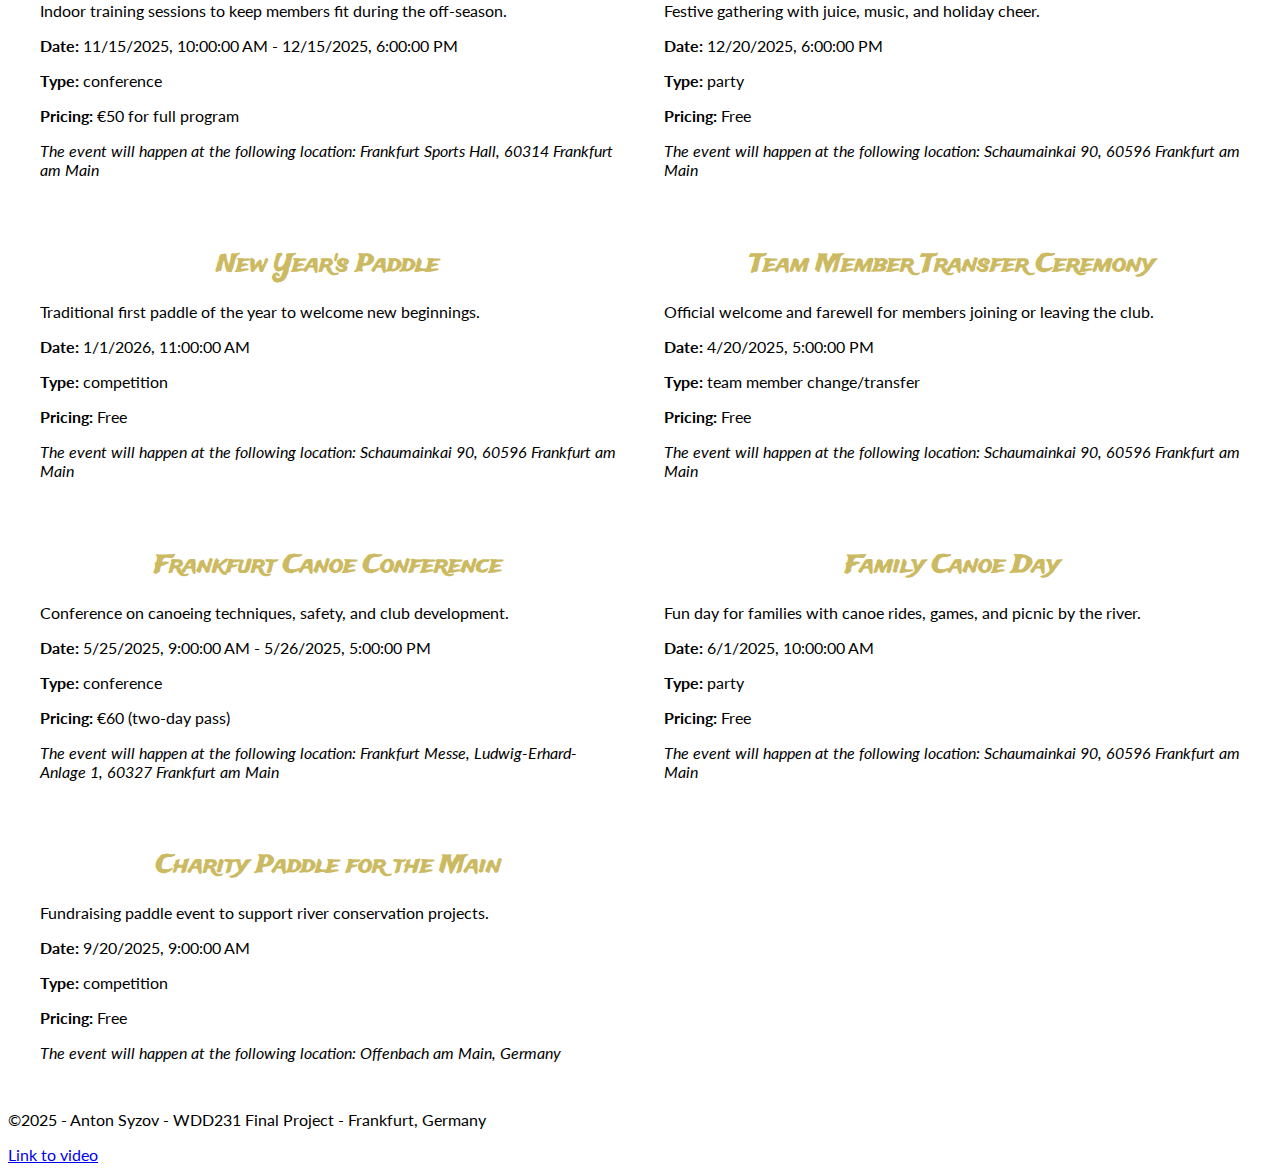
<file: final/events.html>
<!DOCTYPE html>
<html lang="en">

<head>
    <meta charset="UTF-8">
    <meta name="viewport" content="width=device-width, initial-scale=1.0">
    <title>Frankfurt Canoe - Events</title>
    <link rel="shortcut icon" href="images/favicon.ico" type="image/x-icon">
    <meta name="description" content="Events page with list of the recent and upcoming events">
    <meta name="author" content="Anton Syzov">
    <meta property="og:title" content="Frankfurt Canoe - Events" />
    <meta property="og:type" content="website" />
    <meta property="og:url" content="https://aantonssizov.github.io/wdd231/final/events.html" />
    <meta property="og:image" content="https://aantonssizov.github.io/wdd231/images/hero.webp" />
    <link rel="preconnect" href="https://fonts.googleapis.com">
    <link rel="preconnect" href="https://fonts.gstatic.com" crossorigin>
    <link
        href="https://fonts.googleapis.com/css2?family=Lato:ital,wght@0,100;0,300;0,400;0,700;0,900;1,100;1,300;1,400;1,700;1,900&family=Trade+Winds&display=swap"
        rel="stylesheet">
    <link rel="stylesheet" href="styles/events.css">
    <link rel="stylesheet" href="styles/events-large.css">
    <script type="module" src="scripts/navigation.mjs"></script>
    <script type="module" src="scripts/events.mjs"></script>
</head>

<body>
    <header>
        <div class="main-container">
            <img src="images/logo.svg" alt="Logo" width="48" height="48">
            <span class="title">Frankfurt Canoe</span>
            <nav>
                <ul>
                    <li><a href="index.html">Home</a></li>
                    <li><a href="events.html" class="current">Events</a></li>
                    <li><a href="coaches.html">Coaches</a></li>
                </ul>
            </nav>
            <button id="ham-btn" class="hamburger" aria-label="Menu Button"></button>
        </div>
    </header>
    <main>
        <div class="main-container">
            <h1>Events!</h1>
            <div class="filters-container">
                <button id="all-events" class="selected">All</button>
                <button id="past-events">Past</button>
                <button id="upcoming-events">Upcoming</button>
            </div>
            <div class="events-container">

            </div>
        </div>
    </main>
    <footer>
        <div class="main-container">
            <p>&copy;2025 - Anton Syzov - WDD231 Final Project - Frankfurt, Germany</p>
            <a
                href="https://www.loom.com/share/bb6aadaf11af44478a486f6d8d9e6c93?sid=33d9a0d9-d224-4412-aa77-7cc070a0e0e5">Link
                to video</a>
        </div>
    </footer>
</body>

</html>
</file>
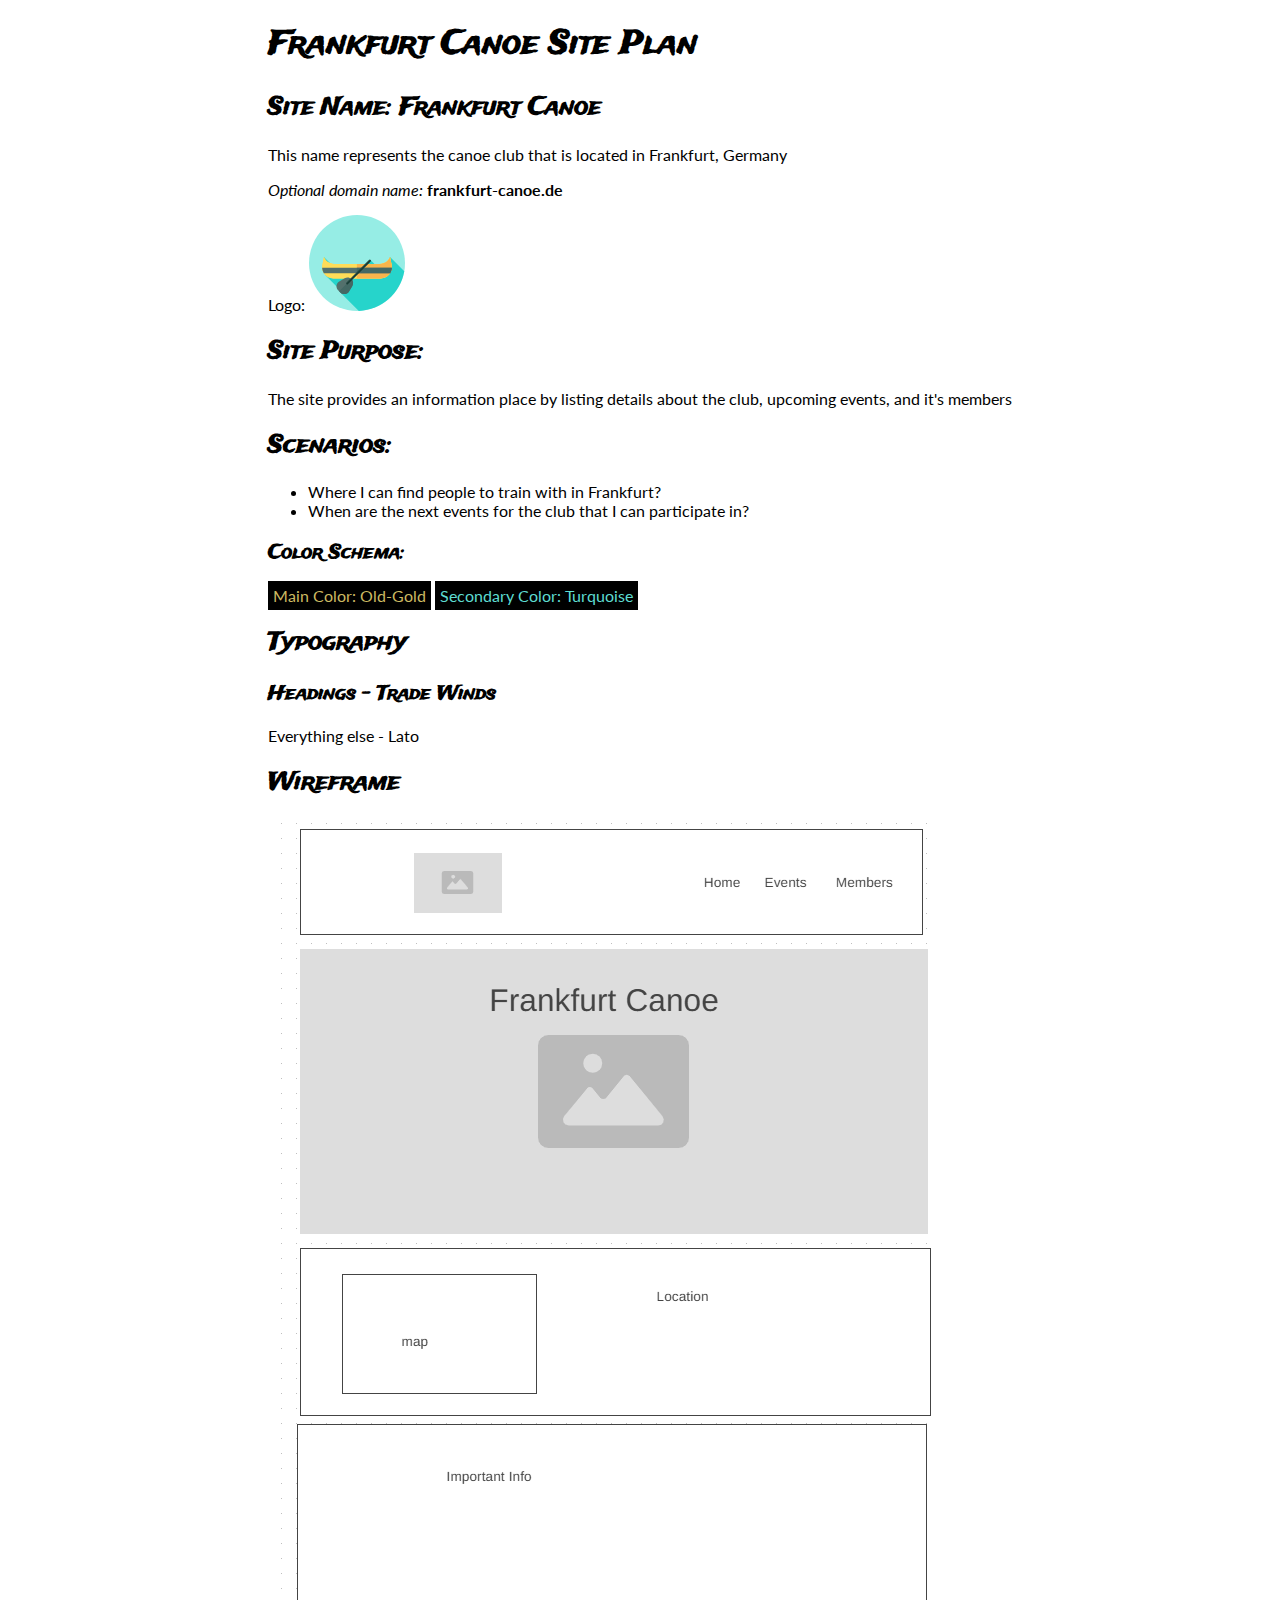
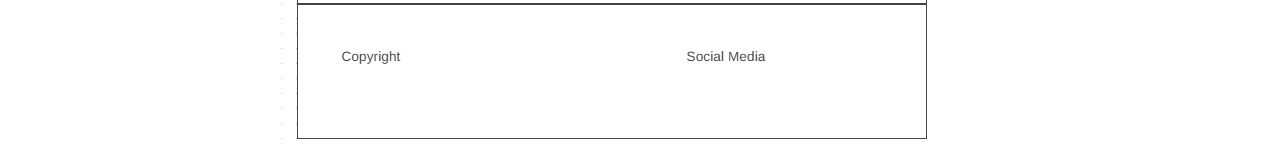
<file: final/site-plan.html>
<!DOCTYPE html>
<html lang="en">

<head>
    <meta charset="UTF-8">
    <meta name="viewport" content="width=device-width, initial-scale=1.0">
    <title>Frankfurt Canoe Site Plan</title>
    <link rel="preconnect" href="https://fonts.googleapis.com">
    <link rel="preconnect" href="https://fonts.gstatic.com" crossorigin>
    <link
        href="https://fonts.googleapis.com/css2?family=Lato:ital,wght@0,100;0,300;0,400;0,700;0,900;1,100;1,300;1,400;1,700;1,900&family=Trade+Winds&display=swap"
        rel="stylesheet">
    <link rel="stylesheet" href="styles/site-plan.css">
</head>

<body>
    <h1>Frankfurt Canoe Site Plan</h1>
    <h2>Site Name: Frankfurt Canoe</h2>
    <p>This name represents the canoe club that is located in Frankfurt, Germany</p>
    <p><i>Optional domain name:</i> <b>frankfurt-canoe.de</b></p>
    <p>Logo: <img src="images/logo.svg" alt="Logo" width="96" height="96"></p>
    <h2>Site Purpose:</h2>
    <p>The site provides an information place by listing details about the club, upcoming events, and it's members</p>
    <h2>Scenarios:</h2>
    <ul>
        <li>Where I can find people to train with in Frankfurt?</li>
        <li>When are the next events for the club that I can participate in?</li>
    </ul>
    <h3>Color Schema:</h3>
    <p>
        <span class="main-color">Main Color: Old-Gold</span>
        <span class="secondary-color">Secondary Color: Turquoise</span>
    </p>
    <h2>Typography</h2>
    <h3>Headings - Trade Winds</h3>
    <p>Everything else - Lato</p>
    <h2>Wireframe</h2>
    <img src="images/home-wireframe.png" alt="Wireframe of home page">
</body>

</html>
</file>
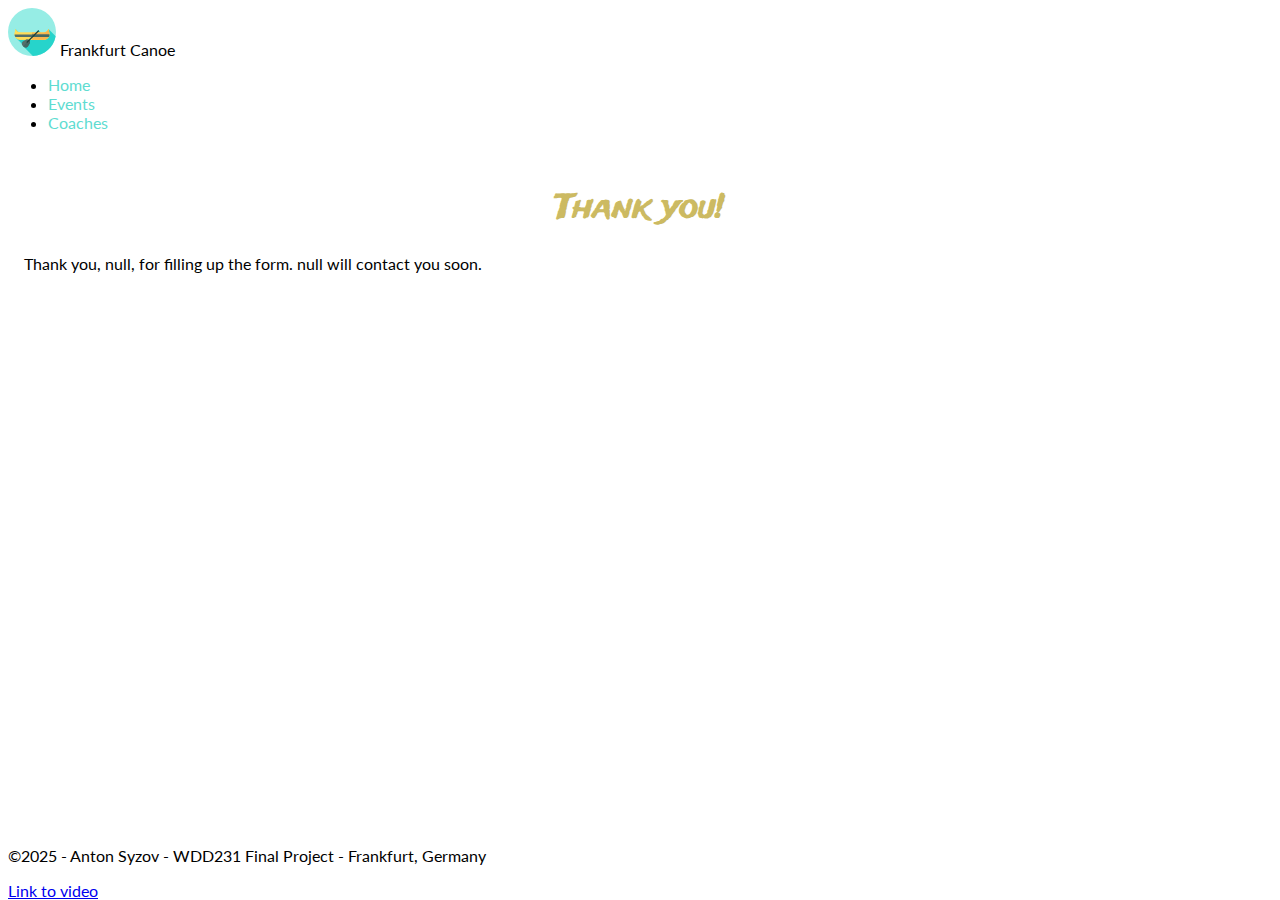
<file: final/thankyou.html>
<!DOCTYPE html>
<html lang="en">

<head>
    <meta charset="UTF-8">
    <meta name="viewport" content="width=device-width, initial-scale=1.0">
    <title>Frankfurt Canoe - Thank you!</title>
    <link rel="shortcut icon" href="images/favicon.ico" type="image/x-icon">
    <meta name="description" content="Thank you page for filling up the contact form">
    <meta name="author" content="Anton Syzov">
    <meta property="og:title" content="Frankfurt Canoe - Thank you" />
    <meta property="og:type" content="website" />
    <meta property="og:url" content="https://aantonssizov.github.io/wdd231/final/thankyou.html" />
    <meta property="og:image" content="https://aantonssizov.github.io/wdd231/images/hero.webp" />
    <link rel="preconnect" href="https://fonts.googleapis.com">
    <link rel="preconnect" href="https://fonts.gstatic.com" crossorigin>
    <link
        href="https://fonts.googleapis.com/css2?family=Lato:ital,wght@0,100;0,300;0,400;0,700;0,900;1,100;1,300;1,400;1,700;1,900&family=Trade+Winds&display=swap"
        rel="stylesheet">
    <link rel="stylesheet" href="styles/thankyou.css">
    <script type="module" src="scripts/navigation.mjs"></script>
    <script type="module" src="scripts/thankyou.mjs"></script>
</head>

<body>
    <header>
        <div class="main-container">
            <img src="images/logo.svg" alt="Logo" width="48" height="48">
            <span class="title">Frankfurt Canoe</span>
            <nav>
                <ul>
                    <li><a href="index.html">Home</a></li>
                    <li><a href="events.html">Events</a></li>
                    <li><a href="coaches.html">Coaches</a></li>
                </ul>
            </nav>
            <button id="ham-btn" class="hamburger" aria-label="Menu Button"></button>
        </div>
    </header>
    <main>
        <div class="main-container">
            <h1>Thank you!</h1>
            <p id="thankyou">The coach will soon contact you</p>
        </div>
    </main>
    <footer>
        <div class="main-container">
            <p>&copy;2025 - Anton Syzov - WDD231 Final Project - Frankfurt, Germany</p>
            <a
                href="https://www.loom.com/share/bb6aadaf11af44478a486f6d8d9e6c93?sid=33d9a0d9-d224-4412-aa77-7cc070a0e0e5">Link
                to video</a>
        </div>
    </footer>
</body>

</html>
</file>
<file: styles/small.css>
@import url('https://fonts.googleapis.com/css2?family=Epunda+Slab:ital,wght@0,300..900;1,300..900&display=swap');

:root {
    --pale-violet: #BAA5FC;
    --navy-blue: #100876;
    --chocolate-cosmos: #52050a;
}

* {
    font-family: Arial, Helvetica, sans-serif;
    box-sizing: border-box;
}

.epunda-slab {
    font-family: "Epunda Slab", serif;
    font-optical-sizing: auto;
    font-style: normal;
}

header {
    display: grid;
    grid-template-columns: 24px auto 44px;
    padding: 5px 0 5px 10px;
    border-bottom: solid 1px var(--almond);
    column-gap: 8px;
    align-items: end;
}

header img {
    display: block;
    width: 100%;
    height: auto;
    padding-bottom: 5px;
}

header span {
    font-size: 1.2rem;
}

.hamburger {
    background: none;
    border: none;
    cursor: pointer;
    font-size: 2rem;
}

.hamburger::before {
    content: "\2630";
}

.hamburger.show::before {
    content: "\00D7";
}

.navigation {
    display: none;
    background-color: var(--pale-violet);
}

.navigation.show {
    display: block;
}

nav ul {
    display: flex;
    flex-direction: column;
    padding: 10px;
    gap: 8px;
    margin: 0;
}

nav ul li {
    height: 44px;
    list-style-type: none;
}

nav ul li.current a {
    text-decoration: underline;
}

nav ul li a {
    display: block;
    height: 100%;
    align-content: center;
    text-decoration: none;
    color: var(--navy-blue);
}

nav ul li a:hover {
    color: var(--chocolate-cosmos);
}

main {
    display: flex;
    flex-direction: column;
    padding: 8px;
}

main h1 {
    margin-top: 0;
}

main section {
    text-align: center;
}

main section h2 {
    background-color: var(--pale-violet);
    color: var(--navy-blue);
    padding: 5px;
    margin: 0;
}

main section .section-content {
    padding: 8px;
}

.student-photo-img {
    max-width: 100%;
}

.courses-filtering-container {
    display: flex;
    justify-content: center;
    gap: 5px;
    flex-wrap: wrap;
}

.courses-filtering-btn {
    border: 1px solid var(--pale-violet);
    background-color: white;
    padding: 5px 10px;
    border-radius: 8px;
}

.courses-filtering-btn:focus,
.courses-filtering-btn:hover {
    color: var(--navy-blue);
}

ul.courses-list {
    padding: 0;
    margin: 0;
    display: grid;
    grid-template-columns: 1fr 1fr;
    gap: 8px;
}

ul.courses-list li {
    list-style-type: none;
    border: 1px solid var(--pale-violet);
    background-color: white;
    padding: 5px 10px;
    border-radius: 8px;
}

ul.courses-list li.completed {
    border-color: var(--chocolate-cosmos);
}

footer .social-media-part {
    padding: 8px;
}

footer .social-media-part ul {
    display: flex;
    flex-direction: row;
    justify-content: center;
    gap: 8px;
    margin: 0;
    padding: 0;
}

footer .social-media-part ul li {
    list-style-type: none;
}

footer .social-media-part ul li a img {
    width: 44px;
    height: 44px;
}

footer .dates-part {
    background-color: var(--pale-violet);
    padding: 8px;
}

footer p {
    text-align: center;
    color: var(--navy-blue);
}

#lastModified {
    color: var(--chocolate-cosmos);
}
</file>
<file: styles/larger.css>
@media only screen and (min-width:38rem) {

    header,
    main,
    nav,
    footer {
        max-width: 900px;
        margin: 0 auto;
    }

    header {
        grid-template-columns: 24px auto;
    }

    .hamburger {
        display: none;
    }

    .navigation {
        display: block;
    }

    nav ul {
        flex-direction: row;
    }

    main {
        display: grid;
        grid-template-rows: auto 1fr auto;
        grid-template-columns: 1fr 1fr 1fr;
    }

    main h1 {
        grid-column: 1 / 4;
    }

    main .about-me {
        grid-row: 2;
        grid-column: 1 / 3;
        margin-right: 8px;
    }

    main .student-photo {
        grid-row: 2;
        grid-column: 3 / 4;
    }

    main .web-certificate-courses {
        grid-row: 3;
        grid-column: 1 / 4;
    }

    ul.courses-list {
        grid-template-columns: 1fr 1fr 1fr;
    }
}
</file>
<file: styles/modules.css>
* {
    margin: 0;
    padding: 0;
    box-sizing: border-box;
}

body {
    font-family: Arial, sans-serif;
    background-color: #f0f0f0;
}

main {
    padding: 1rem;
    background-color: #fff;
    color: #333;
    width: fit-content;
    margin: 1rem auto;
    border: 1px solid rgb(0 0 0 / 10%);
    border-radius: 10px;
}

h1 {
    font-size: 1.5rem;
    color: #000;
}

h2 {
    font-size: 1.2rem;
    color: #555;
}

h1,
h2 {
    text-align: center;
    ;
    margin-bottom: 1.1rem;
}

form p {
    margin: .5rem;
    font-weight: bold;
}

#enrollment {
    padding: 1rem 1rem 0 1rem;
    border: 1px solid rgb(0 0 0 / 10%);
    border-radius: 10px;
    background-color: #bed;
    text-align: center;
}

select {
    padding: 0.5em;
    border: 1px solid #ccc;
    width: 3rem;
}

button {
    display: block;
    margin: 1rem auto;
    padding: 0.6em 1em;
    border: none;
    border-radius: 5px;
    background-color: #0078d4;
    color: white;
    cursor: pointer;
}

button:hover {
    background-color: #005fa3;
}

table {
    margin-top: 2rem;
    width: 100%;
    border-collapse: collapse;
    background-color: white;
    box-shadow: 0 2px 6px rgb(0 0 0 / 5%);
}

th,
td {
    padding: 0.75rem;
    text-align: center;
    border-bottom: 1px solid #ddd;
}

th {
    background-color: #000;
    color: white;
    font-weight: bold;
}

tr:hover {
    background-color: #bbb;
}
</file>
<file: styles/prophets.css>
* {
    box-sizing: border-box;
}

main,
header,
footer {
    padding: 8px;
}

#cards {
    display: grid;
    grid-template-columns: repeat(auto-fill, minmax(330px, 1fr));
    gap: 8px;
    padding: 8px;
}

section {
    text-align: center;
    background-color: #BAA5FC;
}

section h2 {
    color: #52050a;
}

section img {
    max-width: 100%;
}
</file>
<file: chamber/styles/discover.css>
@import "base.css";

.places-container {
    display: grid;
    grid-template-columns: 1fr;
    gap: 8px;

    section {
        display: grid;
        grid-template-areas:
            "title"
            "image"
            "address"
            "description"
            "learnMore";
        border: 1px solid var(--jacarta);
        border-radius: 5px;
        padding: 16px;
        align-items: center;
        justify-items: center;

        h2 {
            grid-area: title;
            color: var(--jacarta);
        }

        figure {
            margin: 20px 16px;
            grid-area: image;

            img {
                max-width: 100%;
            }
        }

        address {
            grid-area: address;
        }

        p {
            grid-area: description;
        }

        button {
            justify-self: stretch;
            grid-area: learnMore;
            border: 1px solid var(--jacarta);
            border-radius: 5px;
            background: none;
            padding: 5px;
            color: var(--jacarta);
        }
    }
}
</file>
<file: chamber/styles/discover-large.css>
@import "base-large.css";

@media only screen and (min-width:38rem) {

    main {
        min-height: 600px;
    }

    .places-container {
        section {
            grid-template-areas:
                "image title"
                "image address"
                "image description"
                "image learnMore";
        }
    }
}

@media only screen and (min-width:64rem) {

    .places-container {
        grid-template-columns: 1fr 1fr;

        section {
            grid-template-areas:
                "title"
                "image"
                "address"
                "description"
                "learnMore";


            figure img {
                transition: border-radius .25s ease-in;

                &:hover {
                    border-radius: 15px 75px;
                    transition: border-radius .25s ease-in;
                }
            }
        }
    }
}
</file>
<file: chamber/styles/join.css>
@import "base.css";

main {
    form {
        display: flex;
        flex-direction: column;
        gap: 8px;

        label {
            font-weight: bold;
        }

        input,
        select {
            padding: 5px;
            outline-color: var(--jacarta);
        }

        button[type=submit] {
            background-color: var(--lotion);
            border: 1px solid var(--jacarta);
            border-radius: 5px;
            color: var(--jacarta);
            padding: 5px;
            font-weight: bold;
        }
    }

    h2,
    h3 {
        color: var(--jacarta);
    }

    .membership-levels-container {
        display: flex;
        flex-direction: column;
        gap: 8px;

        .membership-level-container {
            border: 1px solid var(--jacarta);
            border-radius: 5px;
            padding: 8px;
            text-align: center;
            animation: moveIn 1s alternate ease;

            h3 {
                margin-top: 0;
            }

            button {
                background-color: var(--lotion);
                border: 1px solid var(--jacarta);
                border-radius: 5px;
                color: var(--jacarta);
                padding: 5px;
                font-weight: bold;
            }
        }

        dialog button {
            width: 100%;
            background-color: var(--lotion);
            border: 1px solid var(--jacarta);
            border-radius: 5px;
            color: var(--jacarta);
            padding: 5px;
            font-weight: bold;
        }
    }
}

@keyframes moveIn {
    from {
        transform: translateY(100px);
        transform: scale(0);
        opacity: 0;
    }

    to {
        transform: translateY(0);
        transform: scale(1);
        opacity: 1;
    }
}
</file>
<file: chamber/styles/join-large.css>
@import "base-large.css";

@media only screen and (min-width:38rem) {

    main {
        display: grid;
        grid-template-columns: 1fr 1fr;
        grid-template-rows: auto 1fr;
        gap: 8px;
        align-items: baseline;

        h1,
        h2 {
            margin: 0;
        }

        h1 {
            grid-column: 1 / 2;
            grid-row: 1 / 2;
        }

        form {
            grid-column: 1 / 2;
            grid-row: 2 / 3;
            display: grid;
            grid-template-columns: 1fr 3fr;
            align-items: center;

            button[type=submit] {
                grid-column: 1 / 3;
            }
        }

        h2 {
            grid-column: 2 / 3;
            grid-row: 1 / 2;
        }

        .membership-levels-container {
            grid-column: 2 / 3;
            grid-row: 2 / 3;

            dialog {
                max-width: 600px;
            }
        }
    }
}
</file>
<file: chamber/styles/thankyou.css>
@import 'base.css';
</file>
<file: chamber/styles/thankyou-large.css>
@import 'base-large.css';
</file>
<file: final/styles/coaches.css>
@import "base.css";

main {
    background-color: var(--dark-green);
    overflow: hidden;

    .main-container {
        h1 {
            text-align: center;
            color: var(--old-gold);
        }

        .coaches-container {
            display: flex;
            flex-direction: column;
            padding: 16px;
            gap: 16px;

            section {
                border: 1px solid var(--lotion);
                border-radius: 5px;
                padding: 16px;
                display: flex;
                flex-direction: column;
                align-items: center;

                h2 {
                    margin-bottom: 0;
                    color: var(--old-gold);
                }

                img {
                    border-radius: 50%;
                    width: 96px;
                    height: 96px;
                }

                p {
                    color: var(--lotion);
                }

                button {
                    border: 1px solid var(--turquoise);
                    border-radius: 5px;
                    background: none;
                    padding: 8px;
                    cursor: pointer;
                    color: var(--turquoise);
                }
            }

            dialog:open {
                background-color: var(--dark-green);
                border: 1px solid var(--lotion);
                border-radius: 5px;
                width: 400px;
                box-shadow: 0px 0px 15px 0px #A0A0A0;
                display: flex;
                flex-direction: column;
                gap: 8px;

                h2 {
                    color: var(--old-gold);
                    align-self: center;
                    margin: 0;
                }

                form {
                    color: var(--lotion);
                    display: flex;
                    flex-direction: column;
                    gap: 8px;

                    select,
                    input,
                    textarea {
                        padding: 5px;
                    }
                }

                button {
                    border: 1px solid var(--turquoise);
                    border-radius: 5px;
                    background: none;
                    padding: 8px;
                    cursor: pointer;
                    color: var(--turquoise);

                    &[type=submit] {
                        border-color: var(--old-gold);
                        color: var(--old-gold);
                    }
                }
            }
        }
    }
}
</file>
<file: final/styles/coaches-large.css>
@import "base-large.css";

@media screen and (min-width:768px) {
    main .main-container .coaches-container {
        flex-direction: row;
        flex-wrap: wrap;
        align-items: center;
        justify-content: center;

        section {
            flex-basis: 350px;
        }
    }
}
</file>
<file: final/styles/events.css>
@import "base.css";

main {
    background-color: var(--dark-green);
    overflow: hidden;


    .main-container {

        h1 {
            text-align: center;
            color: var(--old-gold);
        }

        .filters-container {
            display: flex;
            justify-content: center;
            gap: 8px;

            button {
                border: 1px solid var(--turquoise);
                border-radius: 5px;
                background: none;
                padding: 8px;
                color: var(--turquoise);
                cursor: pointer;

                &.selected {
                    border-color: var(--old-gold);
                    color: var(--old-gold);
                }
            }
        }

        .events-container {
            display: grid;
            padding: 16px;
            gap: 16px;

            section {
                padding: 16px;
                border: 1px solid var(--lotion);
                border-radius: 5px;
                color: var(--lotion);

                h2 {
                    color: var(--old-gold);
                    text-align: center;
                }
            }
        }
    }
}
</file>
<file: final/styles/events-large.css>
@import "base-large.css";

@media screen and (min-width:768px) {
    .events-container {
        grid-template-columns: 1fr 1fr;
    }
}
</file>
<file: final/styles/site-plan.css>
@import "base.css";

.main-color {
    color: var(--old-gold);
    background-color: black;
    padding: 5px;
    width: fit-content;
}

.secondary-color {
    color: var(--turquoise);
    background-color: black;
    padding: 5px;
    width: fit-content;
}

body {
    width: fit-content;
    margin: 0 auto;
}
</file>
<file: final/styles/thankyou.css>
@import "base.css";
@import "base-large.css";

main {
    background-color: var(--dark-green);
    overflow: hidden;

    .main-container {
        padding: 16px;

        h1 {
            text-align: center;
            color: var(--old-gold);
        }

        p {
            color: var(--lotion);
        }
    }
}

footer {
    position: absolute;
    bottom: 0;
    width: 100%;
}
</file>
